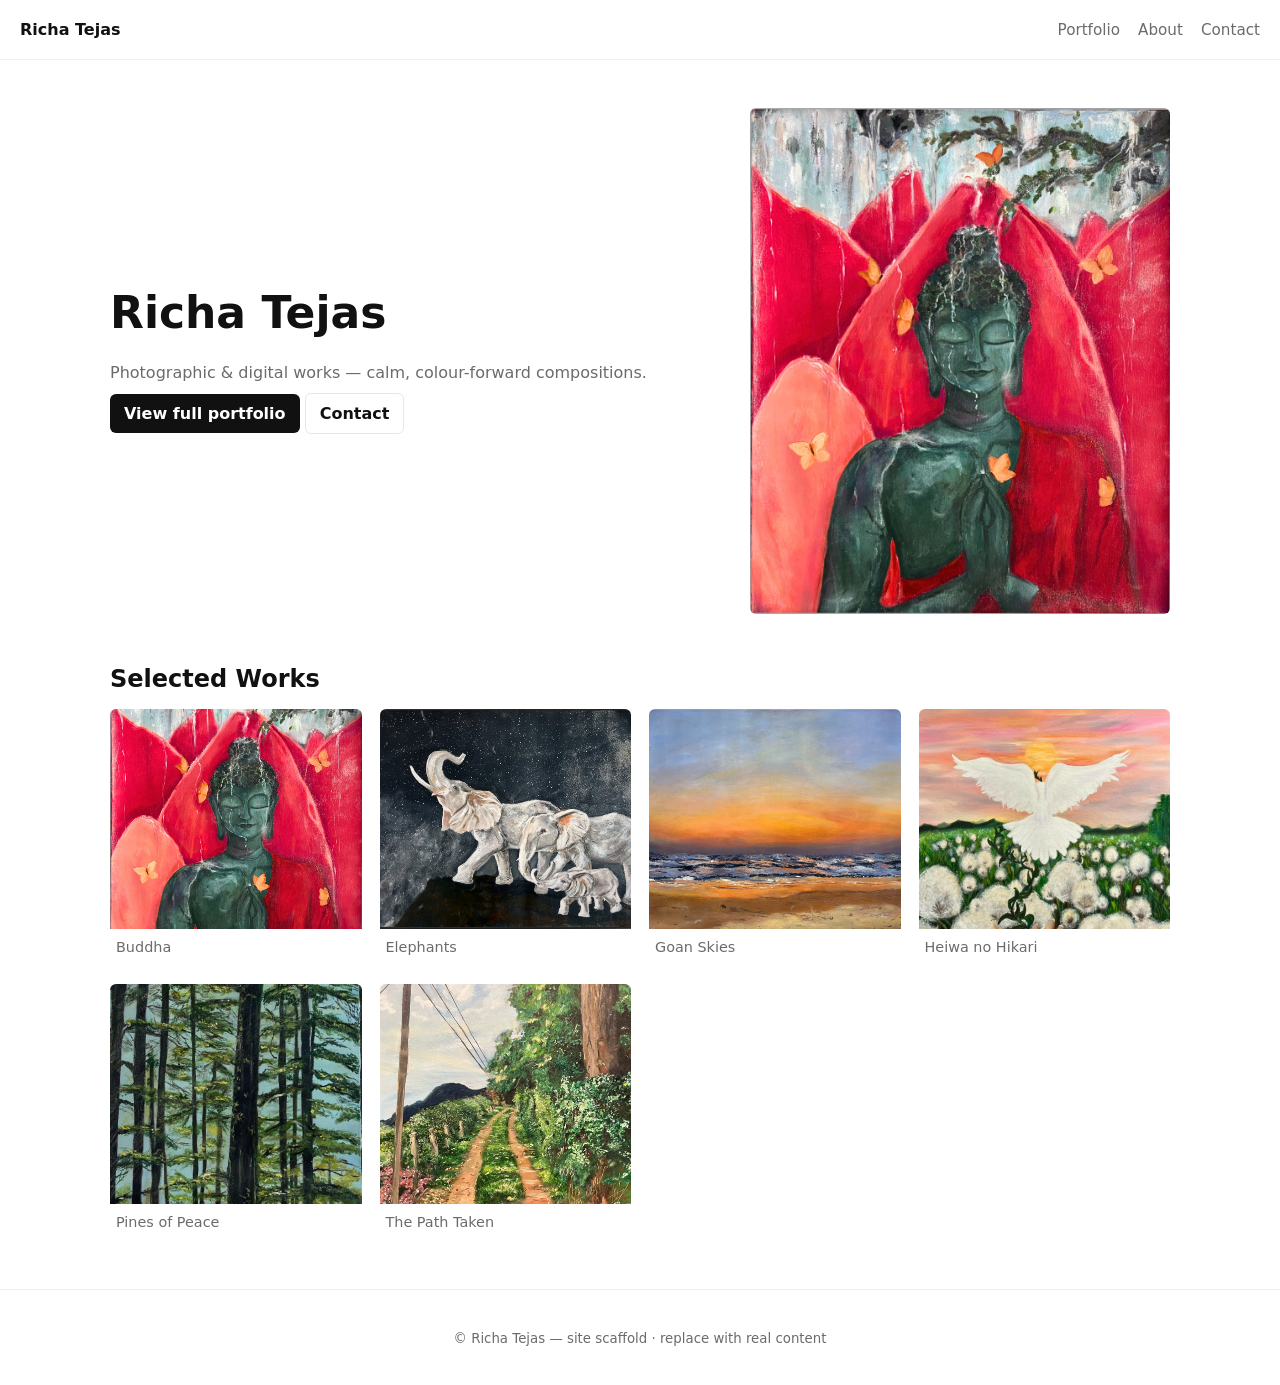
<file: index.html>
<!doctype html>
<html lang="en">
  <head>
    <meta charset="utf-8" />
    <meta name="viewport" content="width=device-width,initial-scale=1" />
    <title>Richa Tejas — Happily Hued</title>
    <meta name="description" content="Online portfolio for Richa Tejas — selected works, bio, and contact." />
    <meta property="og:title" content="Richa Tejas — Happily Hued" />
    <meta property="og:description" content="Selected works from Richa Tejas — art portfolio." />
    <link rel="stylesheet" href="/style.css">
    <link rel="icon" href="/favicon.ico">
  </head>
  <body>
    <header class="site-header">
      <nav class="nav">
        <a class="brand" href="/">Richa Tejas</a>
        <ul class="nav-links">
          <li><a href="/portfolio.html">Portfolio</a></li>
          <li><a href="/about.html">About</a></li>
          <li><a href="#contact">Contact</a></li>
        </ul>
      </nav>
    </header>

    <main class="container">
      <section class="hero">
        <div class="hero-text">
          <h1>Richa Tejas</h1>
          <p class="lead">Photographic & digital works — calm, colour-forward compositions.</p>
          <p class="ctas"><a class="btn" href="/portfolio.html">View full portfolio</a> <a class="btn ghost" href="#contact">Contact</a></p>
        </div>
        <div class="hero-image">
          <a href="/portfolio.html"><img src="/images/buddha.png" alt="Feature artwork — Buddha" loading="eager"></a>
        </div>
      </section>

      <section class="selected">
        <h2>Selected Works</h2>
        <div class="grid">
          <a class="card" href="/works/buddha.html">
            <img src="/images/buddha.png" alt="Buddha" loading="lazy">
            <div class="caption">Buddha</div>
          </a>
          <a class="card" href="/works/elephants.html">
            <img src="/images/elephants.jpg" alt="Elephants" loading="lazy">
            <div class="caption">Elephants</div>
          </a>
          <a class="card" href="/works/goan-skies.html">
            <img src="/images/goan-skies.jpg" alt="Goan Skies" loading="lazy">
            <div class="caption">Goan Skies</div>
          </a>
          <a class="card" href="/works/heiwa-no-hikari.html">
            <img src="/images/heiwa-no-hikari.png" alt="Heiwa no Hikari" loading="lazy">
            <div class="caption">Heiwa no Hikari</div>
          </a>
          <a class="card" href="/works/pines-of-peace.html">
            <img src="/images/pines-of-peace.jpg" alt="Pines of Peace" loading="lazy">
            <div class="caption">Pines of Peace</div>
          </a>
          <a class="card" href="/works/the-path-taken.html">
            <img src="/images/the-path-taken.jpg" alt="The Path Taken" loading="lazy">
            <div class="caption">The Path Taken</div>
          </a>
        </div>
      </section>

    </main>

    <footer class="site-footer">
      <small>© Richa Tejas — site scaffold · replace with real content</small>
    </footer>
  </body>
</html>
</file>
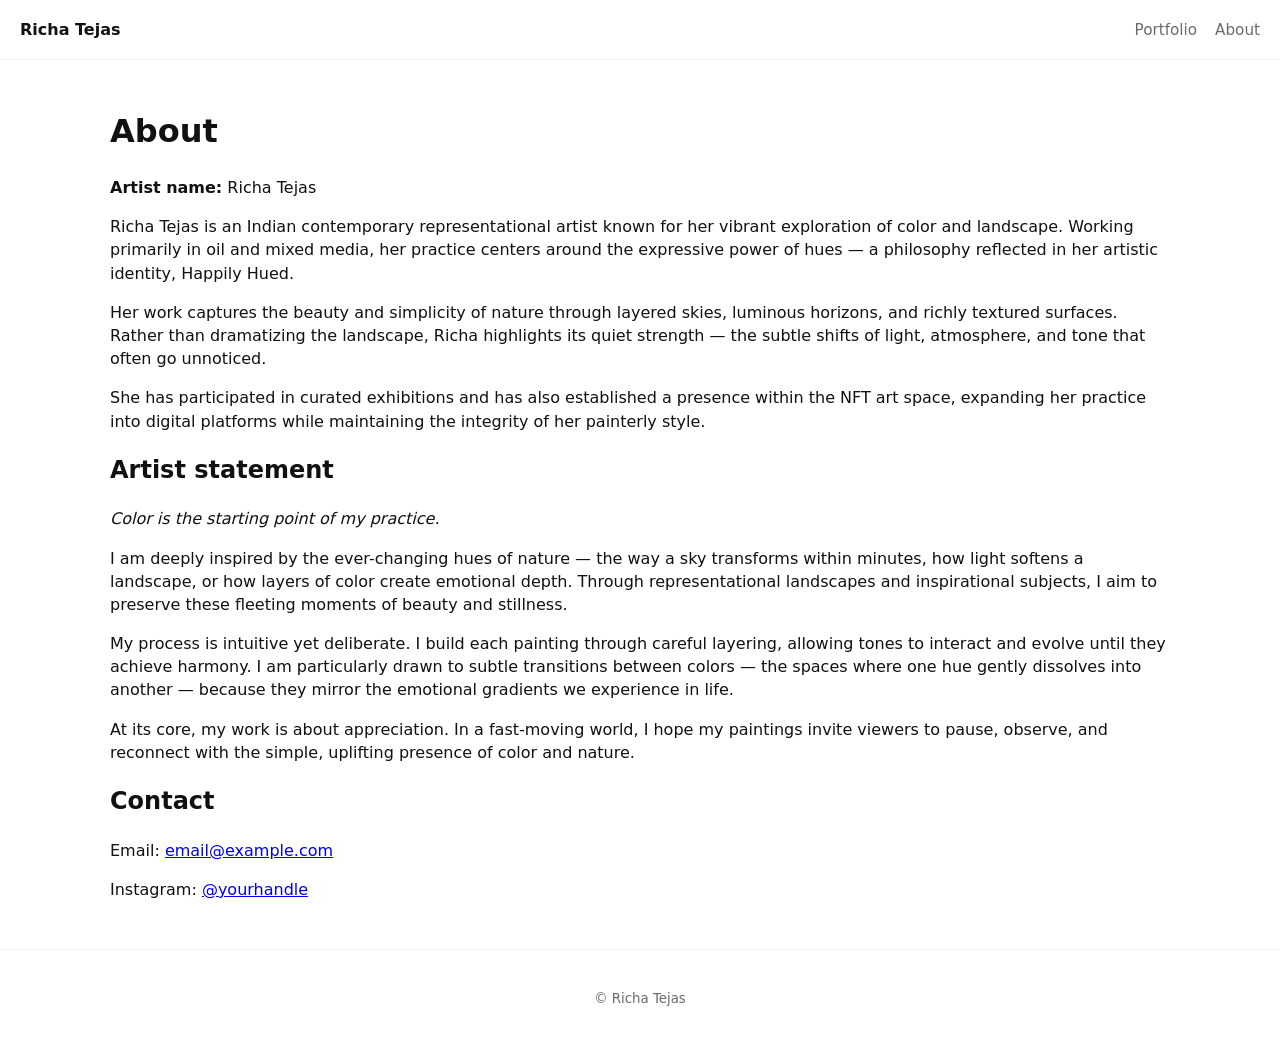
<file: about.html>
<!doctype html>
<html lang="en">
  <head>
    <meta charset="utf-8" />
    <meta name="viewport" content="width=device-width,initial-scale=1" />
    <title>About — Richa Tejas</title>
    <meta name="description" content="About the artist and contact information." />
    <link rel="stylesheet" href="/style.css">
  </head>
  <body>
    <header class="site-header">
      <nav class="nav">
        <a class="brand" href="/">Richa Tejas</a>
        <ul class="nav-links">
          <li><a href="/portfolio.html">Portfolio</a></li>
          <li><a href="/about.html">About</a></li>
        </ul>
      </nav>
    </header>

    <main class="container">
      <h1>About</h1>
      <section class="bio">
        <p><strong>Artist name:</strong> Richa Tejas</p>
        <p>Richa Tejas is an Indian contemporary representational artist known for her vibrant exploration of color and landscape. Working primarily in oil and mixed media, her practice centers around the expressive power of hues — a philosophy reflected in her artistic identity, Happily Hued.</p>
        <p>Her work captures the beauty and simplicity of nature through layered skies, luminous horizons, and richly textured surfaces. Rather than dramatizing the landscape, Richa highlights its quiet strength — the subtle shifts of light, atmosphere, and tone that often go unnoticed.</p>
        <p>She has participated in curated exhibitions and has also established a presence within the NFT art space, expanding her practice into digital platforms while maintaining the integrity of her painterly style.</p>
      </section>

      <section class="statement">
        <h2>Artist statement</h2>
        <p><em>Color is the starting point of my practice.</em></p>
        <p>I am deeply inspired by the ever-changing hues of nature — the way a sky transforms within minutes, how light softens a landscape, or how layers of color create emotional depth. Through representational landscapes and inspirational subjects, I aim to preserve these fleeting moments of beauty and stillness.</p>
        <p>My process is intuitive yet deliberate. I build each painting through careful layering, allowing tones to interact and evolve until they achieve harmony. I am particularly drawn to subtle transitions between colors — the spaces where one hue gently dissolves into another — because they mirror the emotional gradients we experience in life.</p>
        <p>At its core, my work is about appreciation. In a fast-moving world, I hope my paintings invite viewers to pause, observe, and reconnect with the simple, uplifting presence of color and nature.</p>
      </section>

      <section id="contact" class="contact">
        <h2>Contact</h2>
        <p>Email: <a href="mailto:email@example.com">email@example.com</a></p>
        <p>Instagram: <a href="#">@yourhandle</a></p>
      </section>
    </main>

    <footer class="site-footer">
      <small>© Richa Tejas</small>
    </footer>
  </body>
</html>
</file>
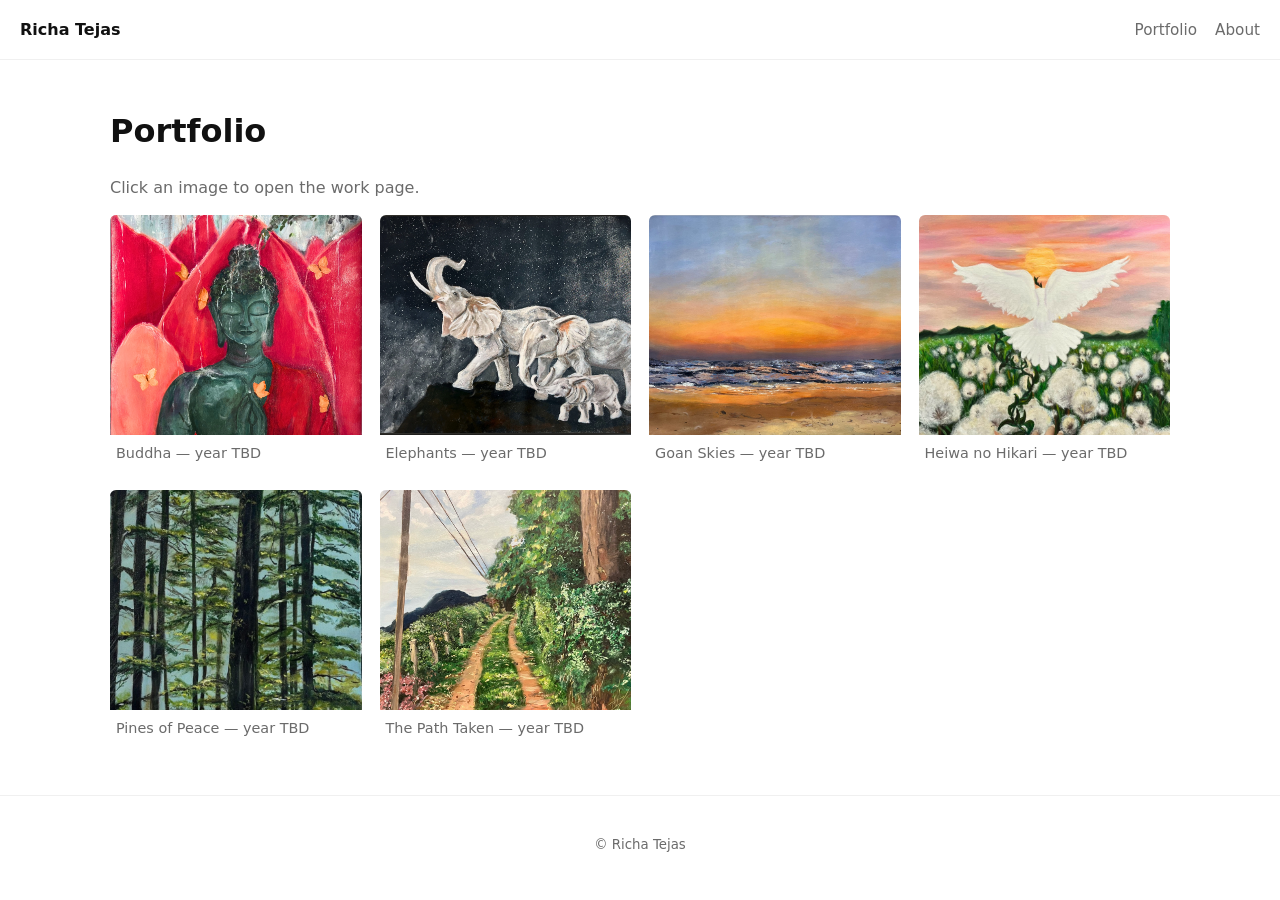
<file: portfolio.html>
<!doctype html>
<html lang="en">
  <head>
    <meta charset="utf-8" />
    <meta name="viewport" content="width=device-width,initial-scale=1" />
    <title>Portfolio — Richa Tejas</title>
    <meta name="description" content="Portfolio — selected and full work grid." />
    <link rel="stylesheet" href="/style.css">
  </head>
  <body>
    <header class="site-header">
      <nav class="nav">
        <a class="brand" href="/">Richa Tejas</a>
        <ul class="nav-links">
          <li><a href="/portfolio.html">Portfolio</a></li>
          <li><a href="/about.html">About</a></li>
        </ul>
      </nav>
    </header>

    <main class="container">
      <h1>Portfolio</h1>
      <p class="lead">Click an image to open the work page.</p>

      <section class="grid" id="portfolio-grid">
        <!-- Add new works here as <a class="card" href="/works/<slug>.html">... -->
        <a class="card" href="/works/buddha.html">
          <img src="/images/buddha.png" alt="Buddha" loading="lazy">
          <div class="caption">Buddha — year TBD</div>
        </a>
        <a class="card" href="/works/elephants.html">
          <img src="/images/elephants.jpg" alt="Elephants" loading="lazy">
          <div class="caption">Elephants — year TBD</div>
        </a>
        <a class="card" href="/works/goan-skies.html">
          <img src="/images/goan-skies.jpg" alt="Goan Skies" loading="lazy">
          <div class="caption">Goan Skies — year TBD</div>
        </a>
        <a class="card" href="/works/heiwa-no-hikari.html">
          <img src="/images/heiwa-no-hikari.png" alt="Heiwa no Hikari" loading="lazy">
          <div class="caption">Heiwa no Hikari — year TBD</div>
        </a>
        <a class="card" href="/works/pines-of-peace.html">
          <img src="/images/pines-of-peace.jpg" alt="Pines of Peace" loading="lazy">
          <div class="caption">Pines of Peace — year TBD</div>
        </a>
        <a class="card" href="/works/the-path-taken.html">
          <img src="/images/the-path-taken.jpg" alt="The Path Taken" loading="lazy">
          <div class="caption">The Path Taken — year TBD</div>
        </a>

      </section>

    </main>

    <footer class="site-footer">
      <small>© Richa Tejas</small>
    </footer>
  </body>
</html>
</file>
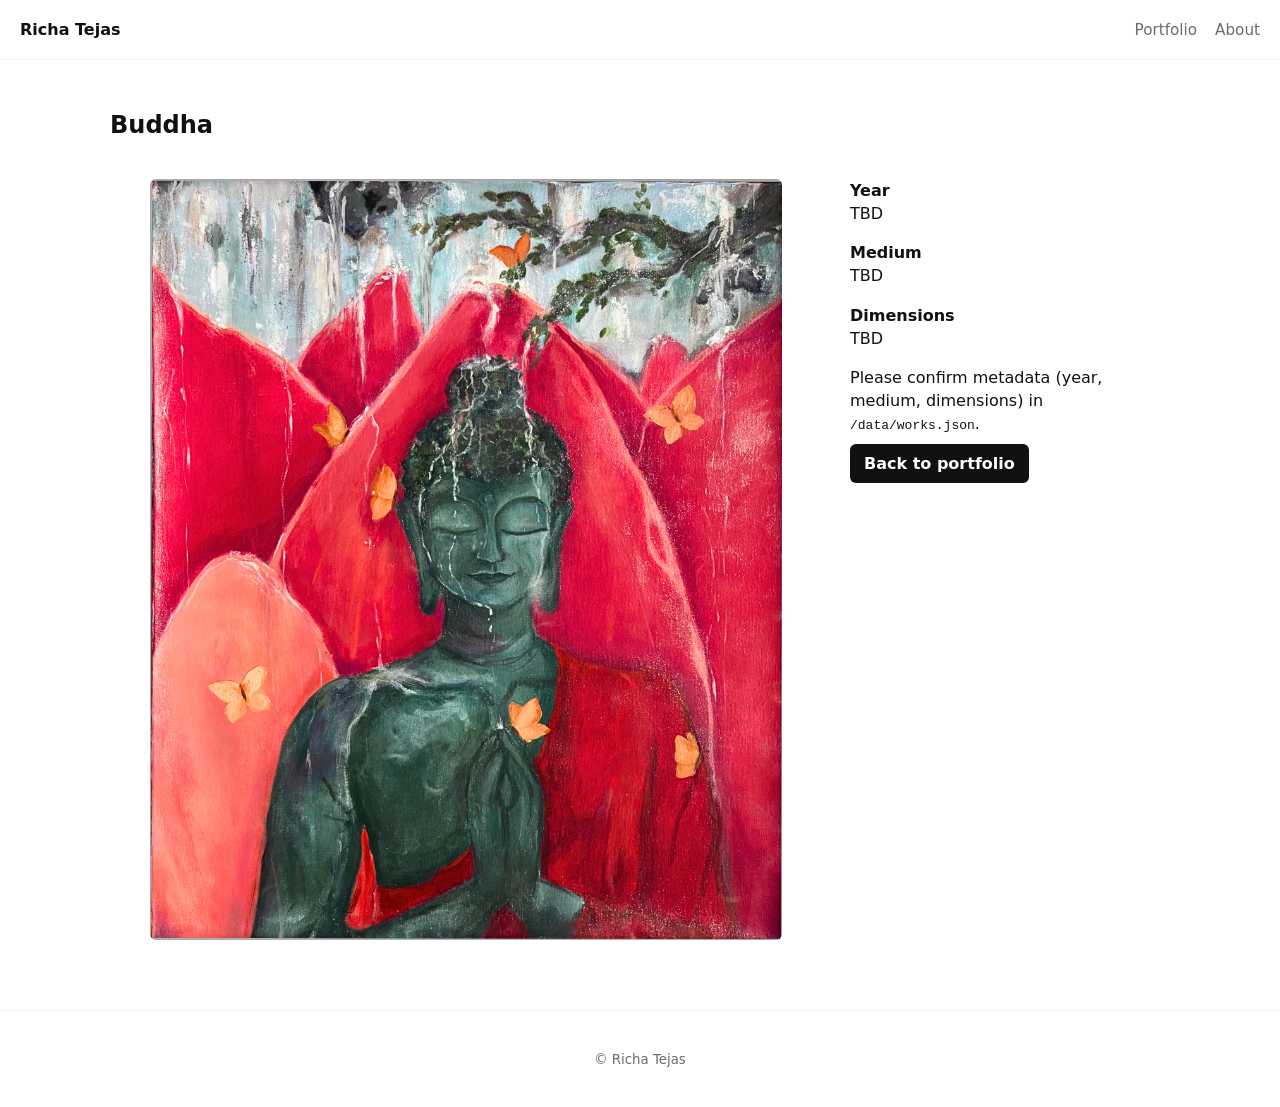
<file: works/buddha.html>
<!doctype html>
<html lang="en">
  <head>
    <meta charset="utf-8" />
    <meta name="viewport" content="width=device-width,initial-scale=1" />
    <title>Buddha — Richa Tejas</title>
    <meta name="description" content="Buddha — artwork page." />
    <link rel="stylesheet" href="/style.css">
  </head>
  <body>
    <header class="site-header">
      <nav class="nav">
        <a class="brand" href="/">Richa Tejas</a>
        <ul class="nav-links">
          <li><a href="/portfolio.html">Portfolio</a></li>
          <li><a href="/about.html">About</a></li>
        </ul>
      </nav>
    </header>

    <main class="container">
      <article class="work-single">
        <div style="max-width:1100px;margin:0 auto;">
          <h1>Buddha</h1>
          <div style="display:grid;grid-template-columns:1fr 320px;gap:28px;align-items:start;">
            <figure>
              <img src="/images/buddha.png" alt="Buddha" loading="eager" style="width:100%;border-radius:6px;">
            </figure>
            <aside>
              <p><strong>Year</strong><br>TBD</p>
              <p><strong>Medium</strong><br>TBD</p>
              <p><strong>Dimensions</strong><br>TBD</p>
              <p class="note">Please confirm metadata (year, medium, dimensions) in <code>/data/works.json</code>.</p>
              <p><a class="btn" href="/portfolio.html">Back to portfolio</a></p>
            </aside>
          </div>
        </div>
      </article>
    </main>

    <footer class="site-footer">
      <small>© Richa Tejas</small>
    </footer>
  </body>
</html>
</file>
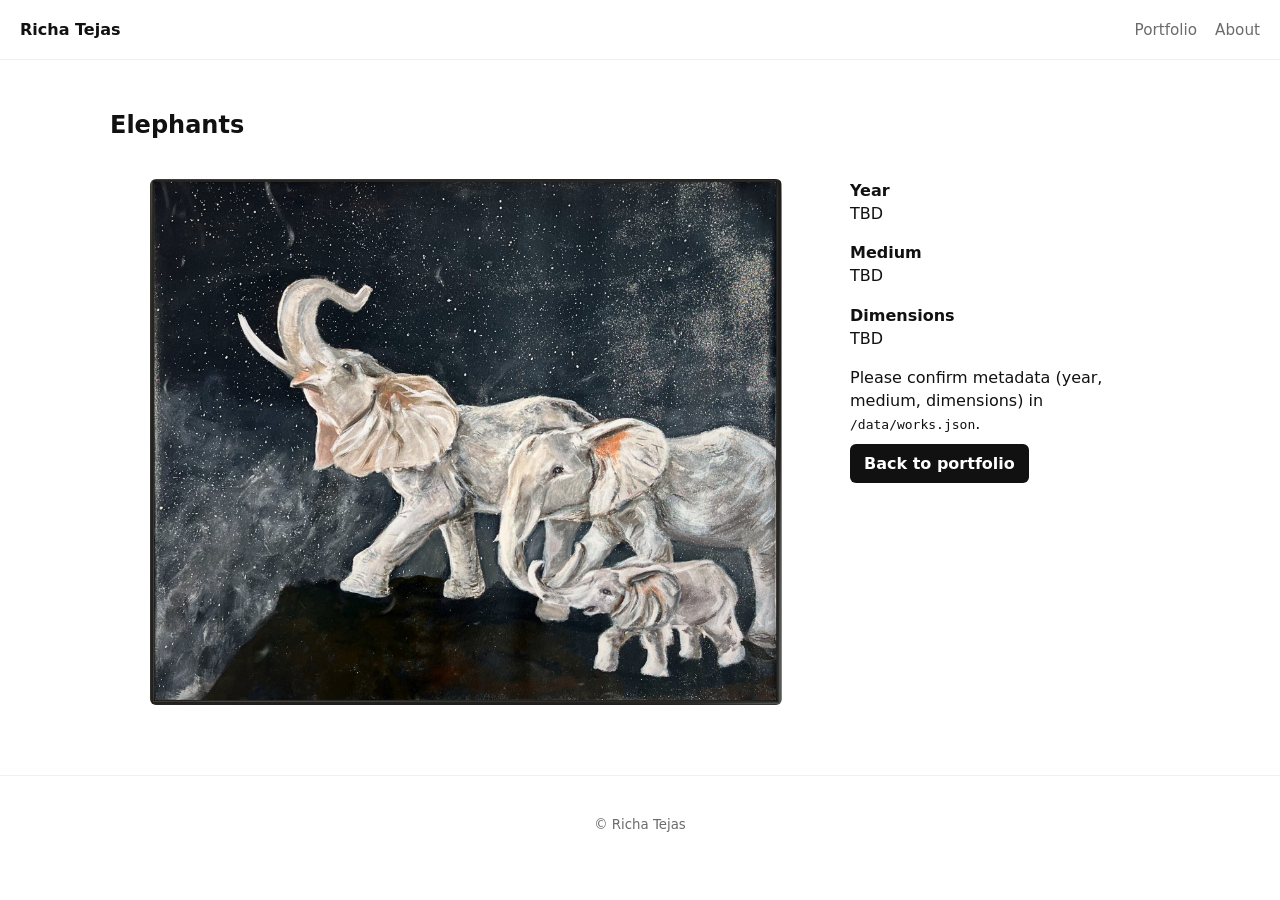
<file: works/elephants.html>
<!doctype html>
<html lang="en">
  <head>
    <meta charset="utf-8" />
    <meta name="viewport" content="width=device-width,initial-scale=1" />
    <title>Elephants — Richa Tejas</title>
    <meta name="description" content="Elephants — artwork page." />
    <link rel="stylesheet" href="/style.css">
  </head>
  <body>
    <header class="site-header">
      <nav class="nav">
        <a class="brand" href="/">Richa Tejas</a>
        <ul class="nav-links">
          <li><a href="/portfolio.html">Portfolio</a></li>
          <li><a href="/about.html">About</a></li>
        </ul>
      </nav>
    </header>

    <main class="container">
      <article class="work-single">
        <div style="max-width:1100px;margin:0 auto;">
          <h1>Elephants</h1>
          <div style="display:grid;grid-template-columns:1fr 320px;gap:28px;align-items:start;">
            <figure>
              <img src="/images/elephants.jpg" alt="Elephants" loading="eager" style="width:100%;border-radius:6px;">
            </figure>
            <aside>
              <p><strong>Year</strong><br>TBD</p>
              <p><strong>Medium</strong><br>TBD</p>
              <p><strong>Dimensions</strong><br>TBD</p>
              <p class="note">Please confirm metadata (year, medium, dimensions) in <code>/data/works.json</code>.</p>
              <p><a class="btn" href="/portfolio.html">Back to portfolio</a></p>
            </aside>
          </div>
        </div>
      </article>
    </main>

    <footer class="site-footer">
      <small>© Richa Tejas</small>
    </footer>
  </body>
</html>
</file>
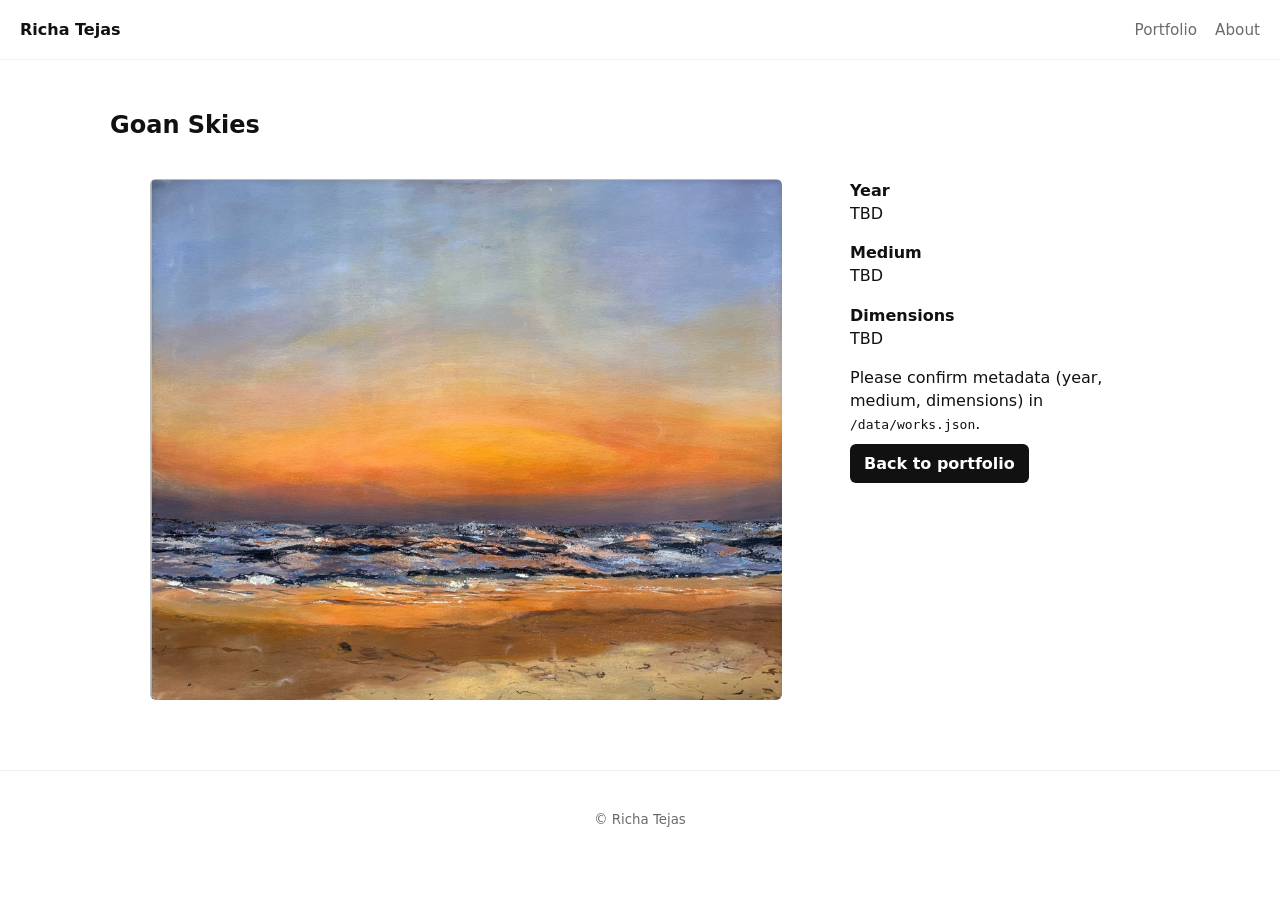
<file: works/goan-skies.html>
<!doctype html>
<html lang="en">
  <head>
    <meta charset="utf-8" />
    <meta name="viewport" content="width=device-width,initial-scale=1" />
    <title>Goan Skies — Richa Tejas</title>
    <meta name="description" content="Goan Skies — artwork page." />
    <link rel="stylesheet" href="/style.css">
  </head>
  <body>
    <header class="site-header">
      <nav class="nav">
        <a class="brand" href="/">Richa Tejas</a>
        <ul class="nav-links">
          <li><a href="/portfolio.html">Portfolio</a></li>
          <li><a href="/about.html">About</a></li>
        </ul>
      </nav>
    </header>

    <main class="container">
      <article class="work-single">
        <div style="max-width:1100px;margin:0 auto;">
          <h1>Goan Skies</h1>
          <div style="display:grid;grid-template-columns:1fr 320px;gap:28px;align-items:start;">
            <figure>
              <img src="/images/goan-skies.jpg" alt="Goan Skies" loading="eager" style="width:100%;border-radius:6px;">
            </figure>
            <aside>
              <p><strong>Year</strong><br>TBD</p>
              <p><strong>Medium</strong><br>TBD</p>
              <p><strong>Dimensions</strong><br>TBD</p>
              <p class="note">Please confirm metadata (year, medium, dimensions) in <code>/data/works.json</code>.</p>
              <p><a class="btn" href="/portfolio.html">Back to portfolio</a></p>
            </aside>
          </div>
        </div>
      </article>
    </main>

    <footer class="site-footer">
      <small>© Richa Tejas</small>
    </footer>
  </body>
</html>
</file>
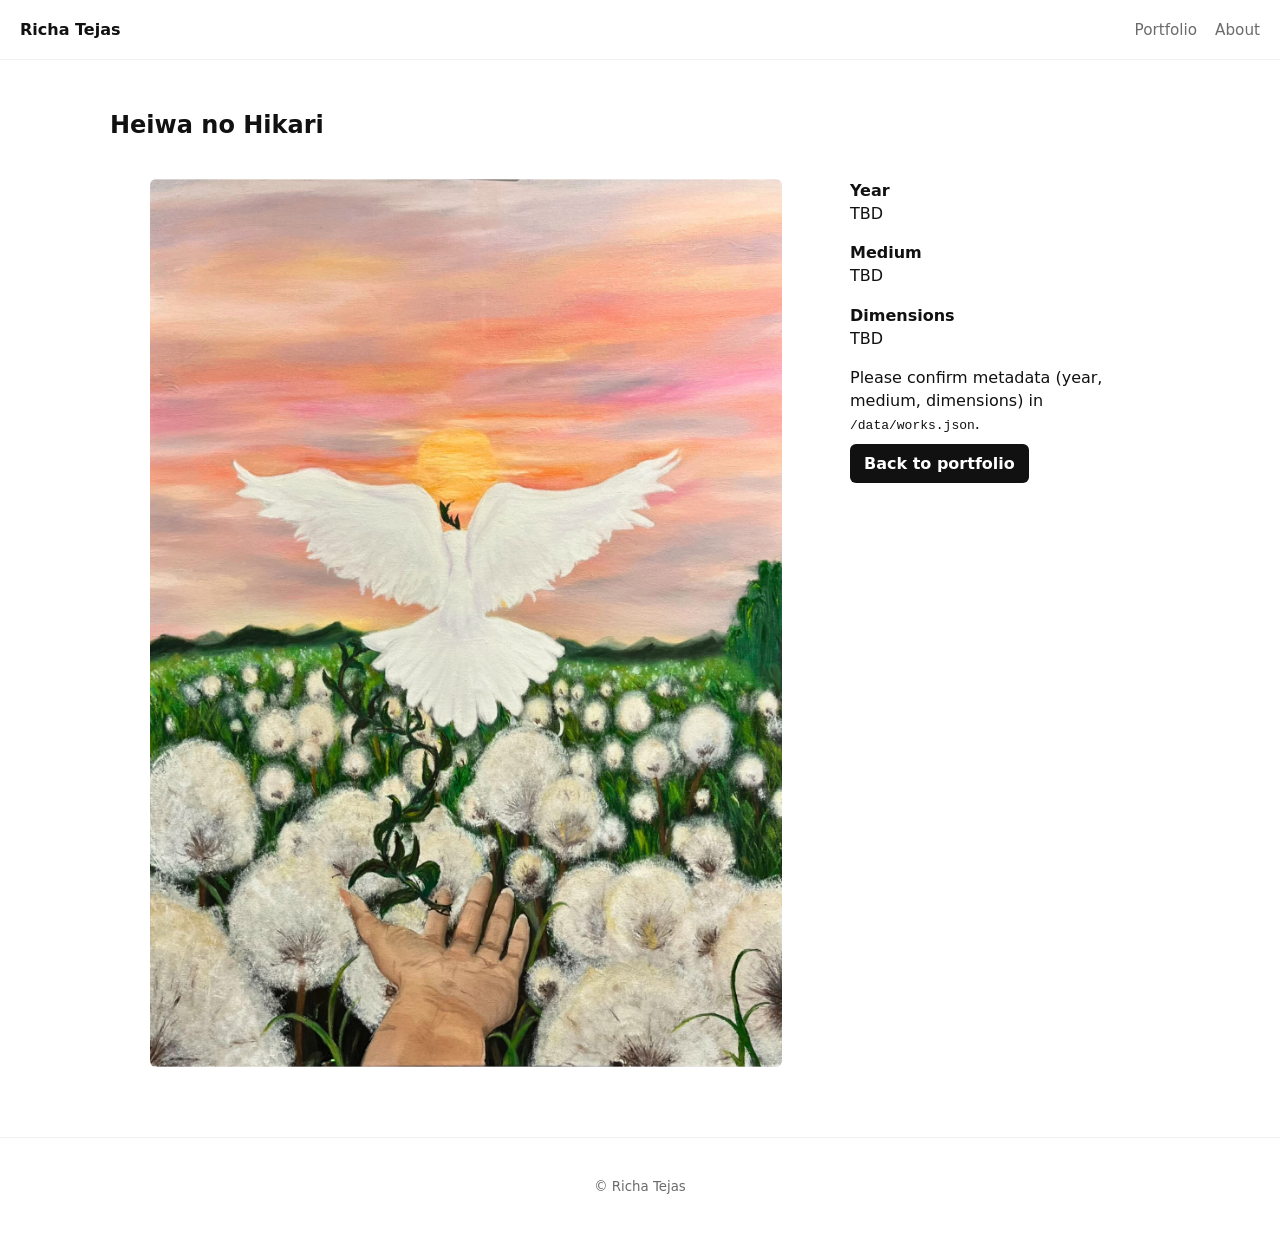
<file: works/heiwa-no-hikari.html>
<!doctype html>
<html lang="en">
  <head>
    <meta charset="utf-8" />
    <meta name="viewport" content="width=device-width,initial-scale=1" />
    <title>Heiwa no Hikari — Richa Tejas</title>
    <meta name="description" content="Heiwa no Hikari — artwork page." />
    <link rel="stylesheet" href="/style.css">
  </head>
  <body>
    <header class="site-header">
      <nav class="nav">
        <a class="brand" href="/">Richa Tejas</a>
        <ul class="nav-links">
          <li><a href="/portfolio.html">Portfolio</a></li>
          <li><a href="/about.html">About</a></li>
        </ul>
      </nav>
    </header>

    <main class="container">
      <article class="work-single">
        <div style="max-width:1100px;margin:0 auto;">
          <h1>Heiwa no Hikari</h1>
          <div style="display:grid;grid-template-columns:1fr 320px;gap:28px;align-items:start;">
            <figure>
              <img src="/images/heiwa-no-hikari.png" alt="Heiwa no Hikari" loading="eager" style="width:100%;border-radius:6px;">
            </figure>
            <aside>
              <p><strong>Year</strong><br>TBD</p>
              <p><strong>Medium</strong><br>TBD</p>
              <p><strong>Dimensions</strong><br>TBD</p>
              <p class="note">Please confirm metadata (year, medium, dimensions) in <code>/data/works.json</code>.</p>
              <p><a class="btn" href="/portfolio.html">Back to portfolio</a></p>
            </aside>
          </div>
        </div>
      </article>
    </main>

    <footer class="site-footer">
      <small>© Richa Tejas</small>
    </footer>
  </body>
</html>
</file>
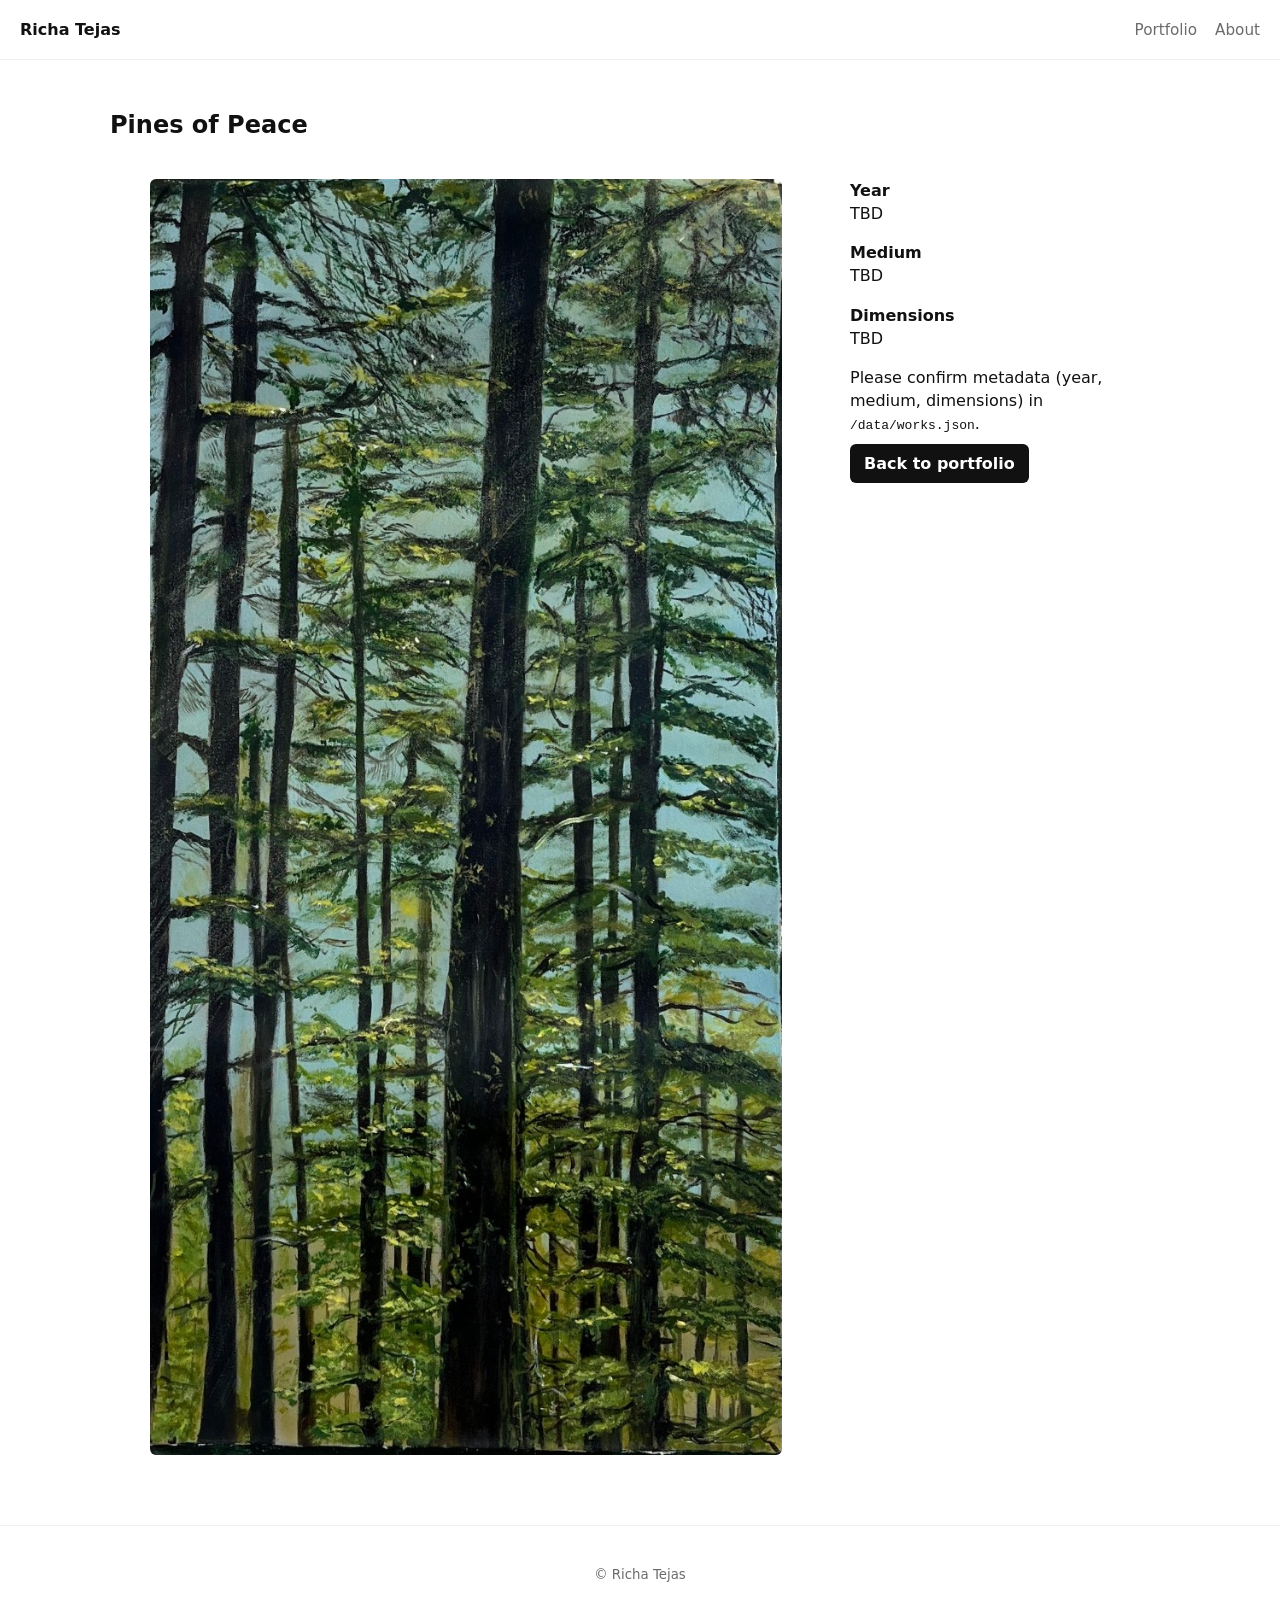
<file: works/pines-of-peace.html>
<!doctype html>
<html lang="en">
  <head>
    <meta charset="utf-8" />
    <meta name="viewport" content="width=device-width,initial-scale=1" />
    <title>Pines of Peace — Richa Tejas</title>
    <meta name="description" content="Pines of Peace — artwork page." />
    <link rel="stylesheet" href="/style.css">
  </head>
  <body>
    <header class="site-header">
      <nav class="nav">
        <a class="brand" href="/">Richa Tejas</a>
        <ul class="nav-links">
          <li><a href="/portfolio.html">Portfolio</a></li>
          <li><a href="/about.html">About</a></li>
        </ul>
      </nav>
    </header>

    <main class="container">
      <article class="work-single">
        <div style="max-width:1100px;margin:0 auto;">
          <h1>Pines of Peace</h1>
          <div style="display:grid;grid-template-columns:1fr 320px;gap:28px;align-items:start;">
            <figure>
              <img src="/images/pines-of-peace.jpg" alt="Pines of Peace" loading="eager" style="width:100%;border-radius:6px;">
            </figure>
            <aside>
              <p><strong>Year</strong><br>TBD</p>
              <p><strong>Medium</strong><br>TBD</p>
              <p><strong>Dimensions</strong><br>TBD</p>
              <p class="note">Please confirm metadata (year, medium, dimensions) in <code>/data/works.json</code>.</p>
              <p><a class="btn" href="/portfolio.html">Back to portfolio</a></p>
            </aside>
          </div>
        </div>
      </article>
    </main>

    <footer class="site-footer">
      <small>© Richa Tejas</small>
    </footer>
  </body>
</html>
</file>
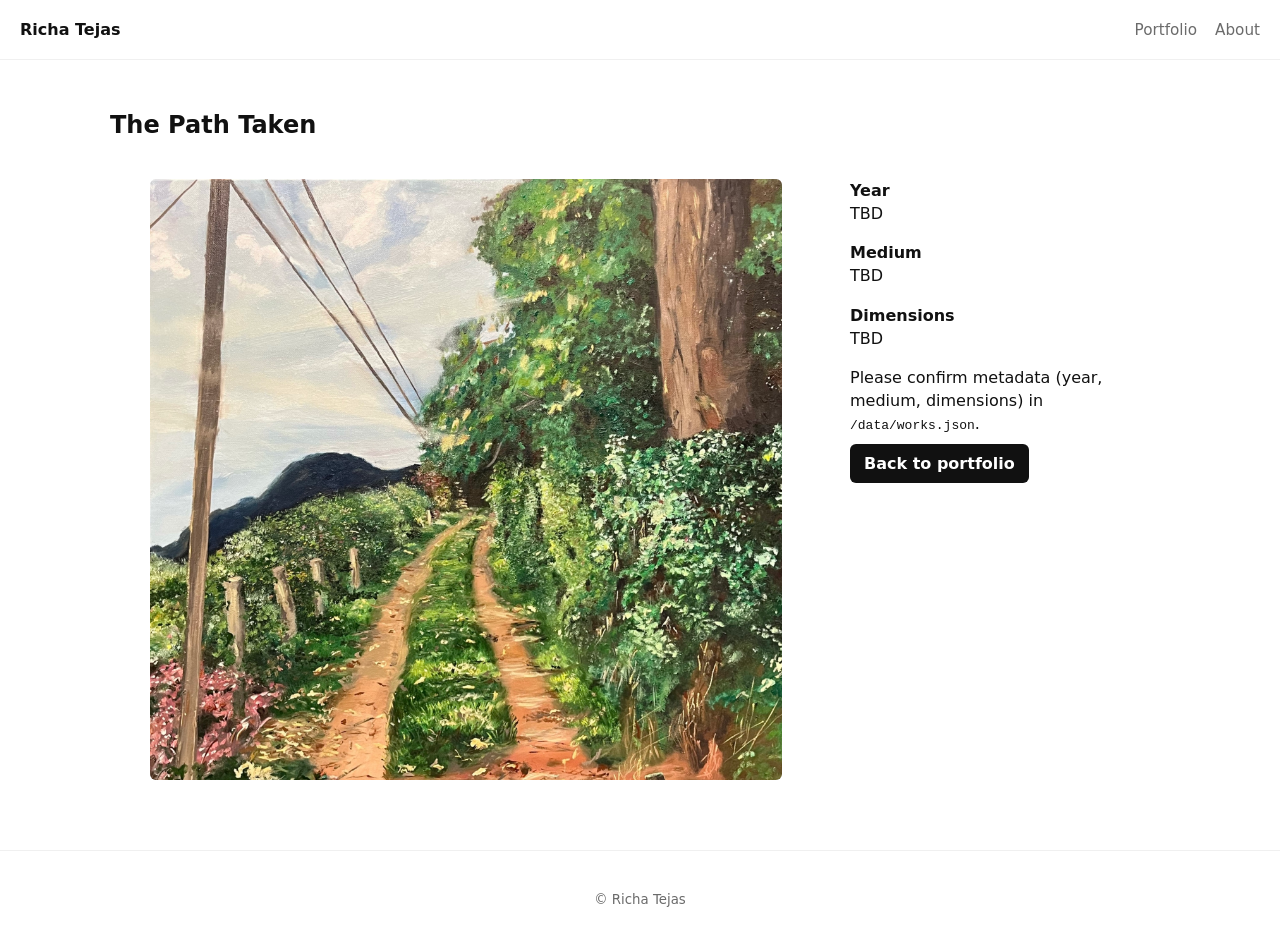
<file: works/the-path-taken.html>
<!doctype html>
<html lang="en">
  <head>
    <meta charset="utf-8" />
    <meta name="viewport" content="width=device-width,initial-scale=1" />
    <title>The Path Taken — Richa Tejas</title>
    <meta name="description" content="The Path Taken — artwork page." />
    <link rel="stylesheet" href="/style.css">
  </head>
  <body>
    <header class="site-header">
      <nav class="nav">
        <a class="brand" href="/">Richa Tejas</a>
        <ul class="nav-links">
          <li><a href="/portfolio.html">Portfolio</a></li>
          <li><a href="/about.html">About</a></li>
        </ul>
      </nav>
    </header>

    <main class="container">
      <article class="work-single">
        <div style="max-width:1100px;margin:0 auto;">
          <h1>The Path Taken</h1>
          <div style="display:grid;grid-template-columns:1fr 320px;gap:28px;align-items:start;">
            <figure>
              <img src="/images/the-path-taken.jpg" alt="The Path Taken" loading="eager" style="width:100%;border-radius:6px;">
            </figure>
            <aside>
              <p><strong>Year</strong><br>TBD</p>
              <p><strong>Medium</strong><br>TBD</p>
              <p><strong>Dimensions</strong><br>TBD</p>
              <p class="note">Please confirm metadata (year, medium, dimensions) in <code>/data/works.json</code>.</p>
              <p><a class="btn" href="/portfolio.html">Back to portfolio</a></p>
            </aside>
          </div>
        </div>
      </article>
    </main>

    <footer class="site-footer">
      <small>© Richa Tejas</small>
    </footer>
  </body>
</html>
</file>
<file: style.css>
:root{--bg:#ffffff;--text:#111111;--muted:#6b6b6b;--accent:#111111;--gap:28px;--max:1100px}
*{box-sizing:border-box}html,body{height:100%}body{font-family:Inter,ui-sans-serif,system-ui,-apple-system,Segoe UI,Roboto,"Helvetica Neue",Arial;line-height:1.45;color:var(--text);background:var(--bg);margin:0}
.container{max-width:var(--max);margin:48px auto;padding:0 20px}
.site-header{border-bottom:1px solid #f0f0f0;background:transparent}
.nav{display:flex;align-items:center;justify-content:space-between;gap:16px;padding:18px 20px}
.brand{font-weight:700;text-decoration:none;color:inherit}
.nav-links{list-style:none;margin:0;padding:0;display:flex;gap:18px}
.nav-links a{text-decoration:none;color:var(--muted);font-size:0.95rem}
.hero{display:grid;grid-template-columns:1fr 420px;gap:40px;align-items:center}
.hero h1{font-size:clamp(28px,6vw,44px);margin:0}
.lead{color:var(--muted);max-width:55ch}
.hero-image img{width:100%;height:auto;border-radius:6px;display:block}
.ctas{margin-top:18px}
.btn{background:#111;color:#fff;padding:10px 14px;border-radius:6px;text-decoration:none;font-weight:600}
.btn.ghost{background:transparent;color:var(--text);border:1px solid #e7e7e7}
.selected h2{margin-top:48px;margin-bottom:12px}
.grid{display:grid;grid-template-columns:repeat(auto-fit,minmax(200px,1fr));gap:18px}
.card{display:block;text-decoration:none;color:inherit;border-radius:6px;overflow:hidden}
.card img{width:100%;height:220px;object-fit:cover;display:block}
.caption{padding:8px 6px;font-size:0.9rem;color:var(--muted)}
.site-footer{padding:36px 20px;text-align:center;color:var(--muted);border-top:1px solid #f0f0f0;margin-top:48px}
@media(max-width:900px){.hero{grid-template-columns:1fr;row-gap:20px}.hero-image{order:-1}.card img{height:180px}}
</file>
